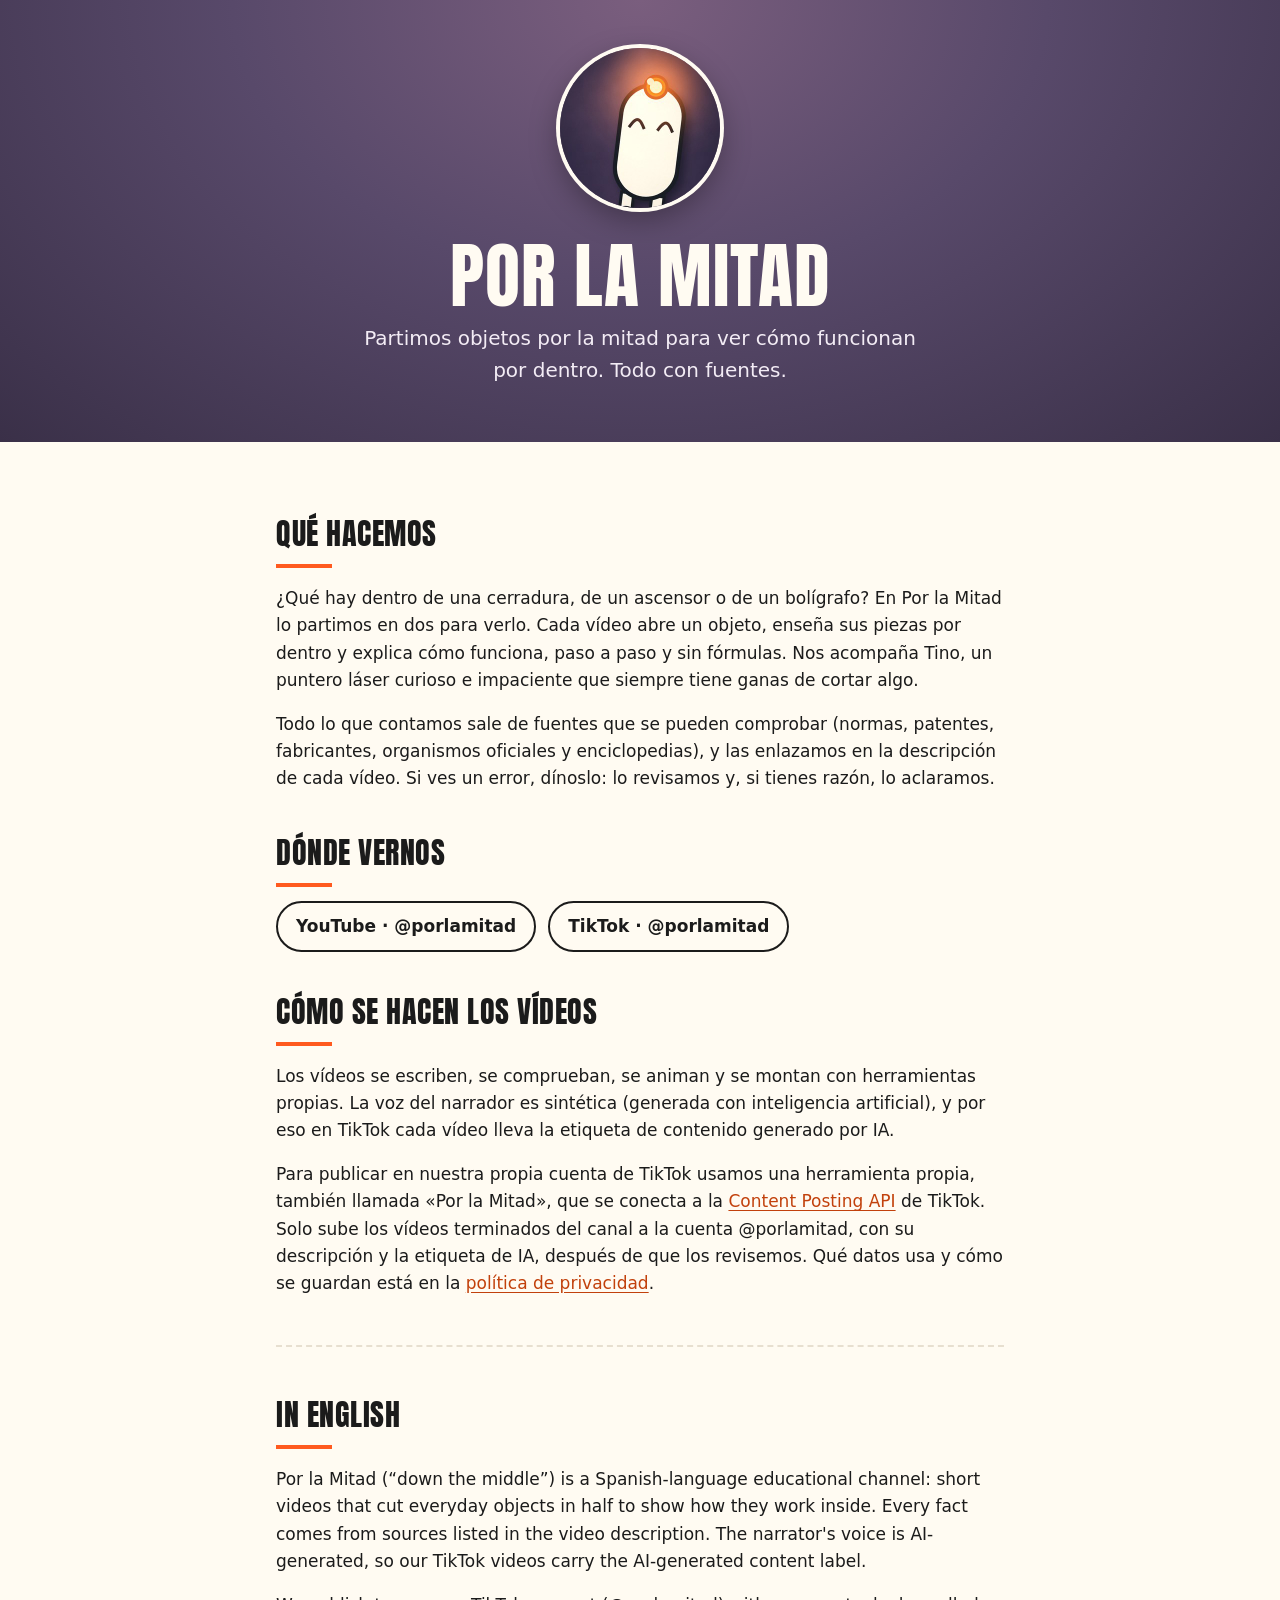
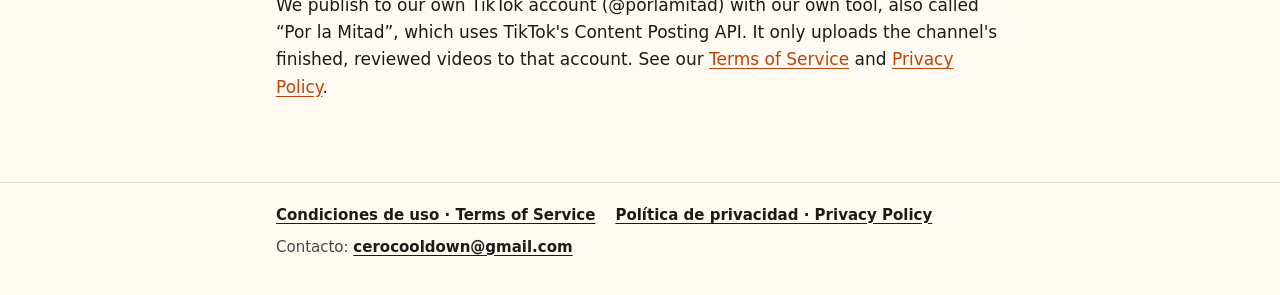
<file: index.html>
<!doctype html>
<html lang="es">
<head>
<meta charset="utf-8">
<meta name="viewport" content="width=device-width, initial-scale=1">
<title>Por la Mitad</title>
<meta name="description" content="Partimos objetos por la mitad para ver cómo funcionan por dentro. Vídeos cortos de divulgación, todo con fuentes.">
<link rel="icon" href="img/favicon.png">
<link rel="stylesheet" href="estilo.css">
</head>
<body>
<header class="portada">
  <img src="img/avatar.jpg" alt="El personaje de Por la Mitad: un puntero láser blanco con el punto encendido">
  <h1>Por la Mitad</h1>
  <p>Partimos objetos por la mitad para ver cómo funcionan por dentro. Todo con fuentes.</p>
</header>

<main>
  <h2>Qué hacemos</h2>
  <p>¿Qué hay dentro de una cerradura, de un ascensor o de un bolígrafo? En Por la Mitad lo partimos en dos para verlo.
  Cada vídeo abre un objeto, enseña sus piezas por dentro y explica cómo funciona, paso a paso y sin fórmulas. Nos acompaña
  Tino, un puntero láser curioso e impaciente que siempre tiene ganas de cortar algo.</p>
  <p>Todo lo que contamos sale de fuentes que se pueden comprobar (normas, patentes, fabricantes, organismos oficiales y
  enciclopedias), y las enlazamos en la descripción de cada vídeo. Si ves un error, dínoslo: lo revisamos y, si tienes razón,
  lo aclaramos.</p>

  <h2>Dónde vernos</h2>
  <div class="redes">
    <a href="https://www.youtube.com/@porlamitad">YouTube · @porlamitad</a>
    <a href="https://www.tiktok.com/@porlamitad">TikTok · @porlamitad</a>
  </div>

  <h2>Cómo se hacen los vídeos</h2>
  <p>Los vídeos se escriben, se comprueban, se animan y se montan con herramientas propias. La voz del narrador es sintética
  (generada con inteligencia artificial), y por eso en TikTok cada vídeo lleva la etiqueta de contenido generado por IA.</p>
  <p>Para publicar en nuestra propia cuenta de TikTok usamos una herramienta propia, también llamada «Por la Mitad», que se
  conecta a la <a href="https://developers.tiktok.com/doc/content-posting-api-get-started">Content Posting API</a> de TikTok.
  Solo sube los vídeos terminados del canal a la cuenta @porlamitad, con su descripción y la etiqueta de IA, después de que
  los revisemos. Qué datos usa y cómo se guardan está en la <a href="privacidad.html">política de privacidad</a>.</p>

  <section class="ingles" lang="en">
    <h2>In English</h2>
    <p>Por la Mitad (“down the middle”) is a Spanish-language educational channel: short videos that cut everyday objects in
    half to show how they work inside. Every fact comes from sources listed in the video description. The narrator's voice is
    AI-generated, so our TikTok videos carry the AI-generated content label.</p>
    <p>We publish to our own TikTok account (@porlamitad) with our own tool, also called “Por la Mitad”, which uses TikTok's
    Content Posting API. It only uploads the channel's finished, reviewed videos to that account. See our
    <a href="condiciones.html#en">Terms of Service</a> and <a href="privacidad.html#en">Privacy Policy</a>.</p>
  </section>
</main>

<footer>
  <div class="dentro">
    <a href="condiciones.html">Condiciones de uso · Terms of Service</a>
    <a href="privacidad.html">Política de privacidad · Privacy Policy</a>
    <span>Contacto: <a href="mailto:cerocooldown@gmail.com">cerocooldown@gmail.com</a></span>
  </div>
</footer>
</body>
</html>
</file>
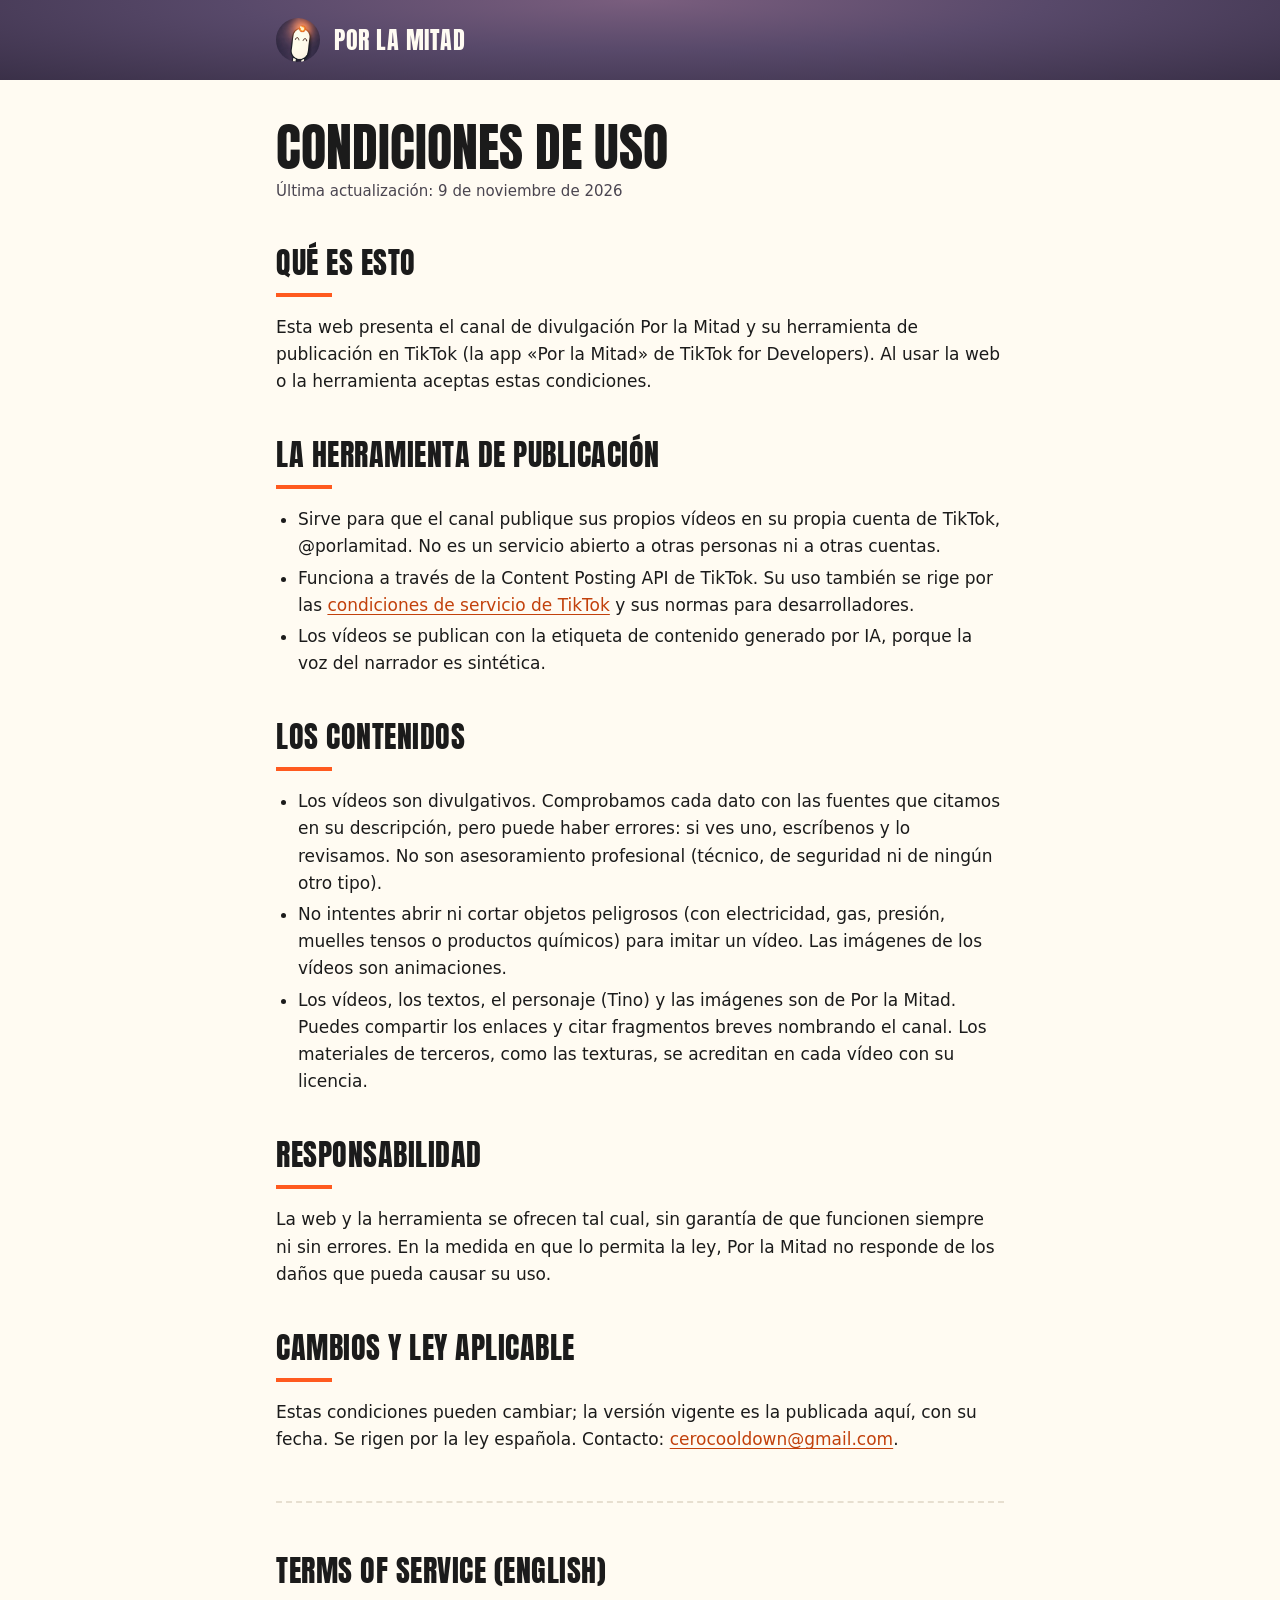
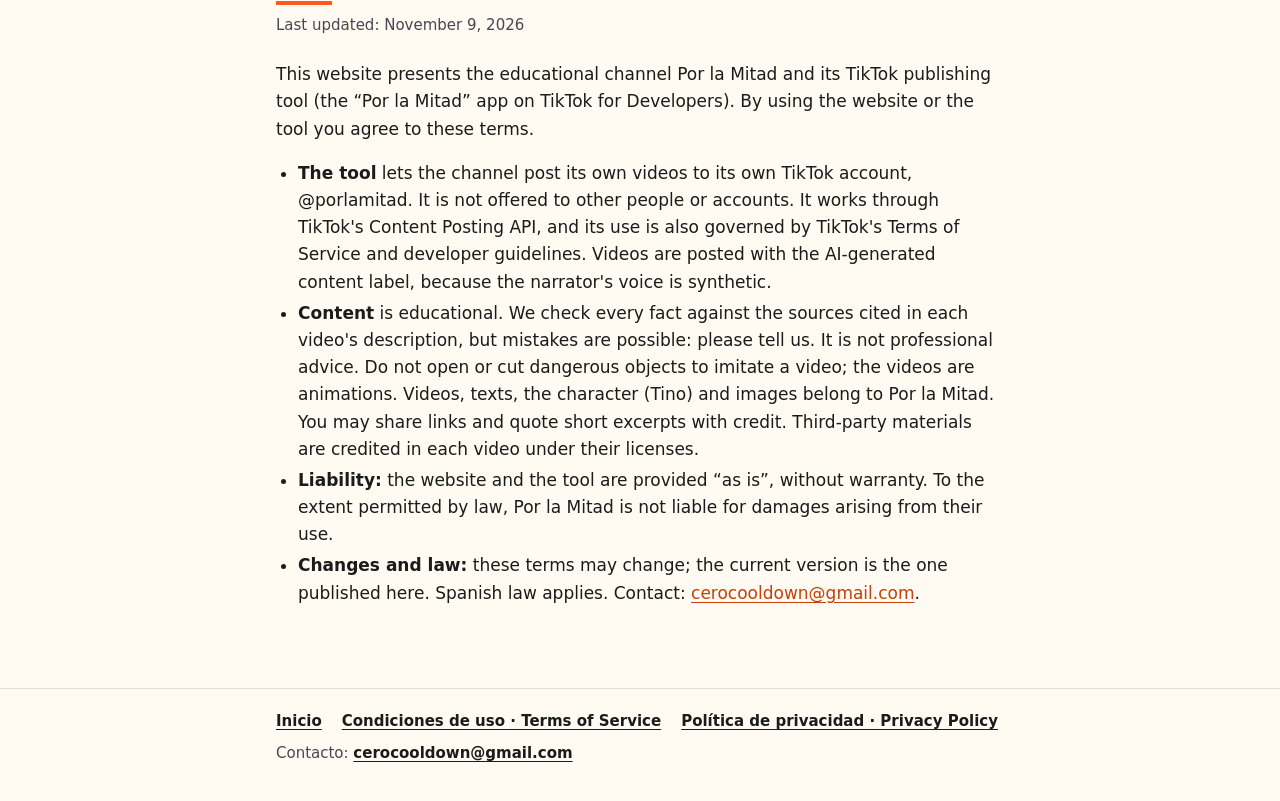
<file: condiciones.html>
<!doctype html>
<html lang="es">
<head>
<meta charset="utf-8">
<meta name="viewport" content="width=device-width, initial-scale=1">
<title>Condiciones de uso · Por la Mitad</title>
<link rel="icon" href="img/favicon.png">
<link rel="stylesheet" href="estilo.css">
</head>
<body>
<header class="cabecera"><div class="dentro"><img src="img/avatar.jpg" alt=""><a href="index.html">Por la Mitad</a></div></header>

<main>
  <h1>Condiciones de uso</h1>
  <p class="fecha">Última actualización: 9 de noviembre de 2026</p>

  <h2>Qué es esto</h2>
  <p>Esta web presenta el canal de divulgación Por la Mitad y su herramienta de publicación en TikTok (la app «Por la Mitad»
  de TikTok for Developers). Al usar la web o la herramienta aceptas estas condiciones.</p>

  <h2>La herramienta de publicación</h2>
  <ul>
    <li>Sirve para que el canal publique sus propios vídeos en su propia cuenta de TikTok, @porlamitad. No es un servicio
    abierto a otras personas ni a otras cuentas.</li>
    <li>Funciona a través de la Content Posting API de TikTok. Su uso también se rige por las
    <a href="https://www.tiktok.com/legal/page/eea/terms-of-service/es">condiciones de servicio de TikTok</a> y sus normas
    para desarrolladores.</li>
    <li>Los vídeos se publican con la etiqueta de contenido generado por IA, porque la voz del narrador es sintética.</li>
  </ul>

  <h2>Los contenidos</h2>
  <ul>
    <li>Los vídeos son divulgativos. Comprobamos cada dato con las fuentes que citamos en su descripción, pero puede haber
    errores: si ves uno, escríbenos y lo revisamos. No son asesoramiento profesional (técnico, de seguridad ni de ningún otro tipo).</li>
    <li>No intentes abrir ni cortar objetos peligrosos (con electricidad, gas, presión, muelles tensos o productos químicos)
    para imitar un vídeo. Las imágenes de los vídeos son animaciones.</li>
    <li>Los vídeos, los textos, el personaje (Tino) y las imágenes son de Por la Mitad. Puedes compartir los enlaces y citar
    fragmentos breves nombrando el canal. Los materiales de terceros, como las texturas, se acreditan en cada vídeo con su licencia.</li>
  </ul>

  <h2>Responsabilidad</h2>
  <p>La web y la herramienta se ofrecen tal cual, sin garantía de que funcionen siempre ni sin errores. En la medida en que
  lo permita la ley, Por la Mitad no responde de los daños que pueda causar su uso.</p>

  <h2>Cambios y ley aplicable</h2>
  <p>Estas condiciones pueden cambiar; la versión vigente es la publicada aquí, con su fecha. Se rigen por la ley española.
  Contacto: <a href="mailto:cerocooldown@gmail.com">cerocooldown@gmail.com</a>.</p>

  <section class="ingles" lang="en" id="en">
    <h2>Terms of Service (English)</h2>
    <p class="fecha">Last updated: November 9, 2026</p>
    <p>This website presents the educational channel Por la Mitad and its TikTok publishing tool (the “Por la Mitad” app on
    TikTok for Developers). By using the website or the tool you agree to these terms.</p>
    <ul>
      <li><strong>The tool</strong> lets the channel post its own videos to its own TikTok account, @porlamitad. It is not
      offered to other people or accounts. It works through TikTok's Content Posting API, and its use is also governed by
      TikTok's Terms of Service and developer guidelines. Videos are posted with the AI-generated content label, because the narrator's voice is synthetic.</li>
      <li><strong>Content</strong> is educational. We check every fact against the sources cited in each video's description,
      but mistakes are possible: please tell us. It is not professional advice. Do not open or cut dangerous objects to imitate a
      video; the videos are animations. Videos, texts, the character (Tino) and images belong to Por la Mitad. You may share links and quote short
      excerpts with credit. Third-party materials are credited in each video under their licenses.</li>
      <li><strong>Liability:</strong> the website and the tool are provided “as is”, without warranty. To the extent permitted by law, Por la Mitad is not
      liable for damages arising from their use.</li>
      <li><strong>Changes and law:</strong> these terms may change; the current version is the one published here. Spanish
      law applies. Contact: <a href="mailto:cerocooldown@gmail.com">cerocooldown@gmail.com</a>.</li>
    </ul>
  </section>
</main>

<footer>
  <div class="dentro">
    <a href="index.html">Inicio</a>
    <a href="condiciones.html">Condiciones de uso · Terms of Service</a>
    <a href="privacidad.html">Política de privacidad · Privacy Policy</a>
    <span>Contacto: <a href="mailto:cerocooldown@gmail.com">cerocooldown@gmail.com</a></span>
  </div>
</footer>
</body>
</html>
</file>
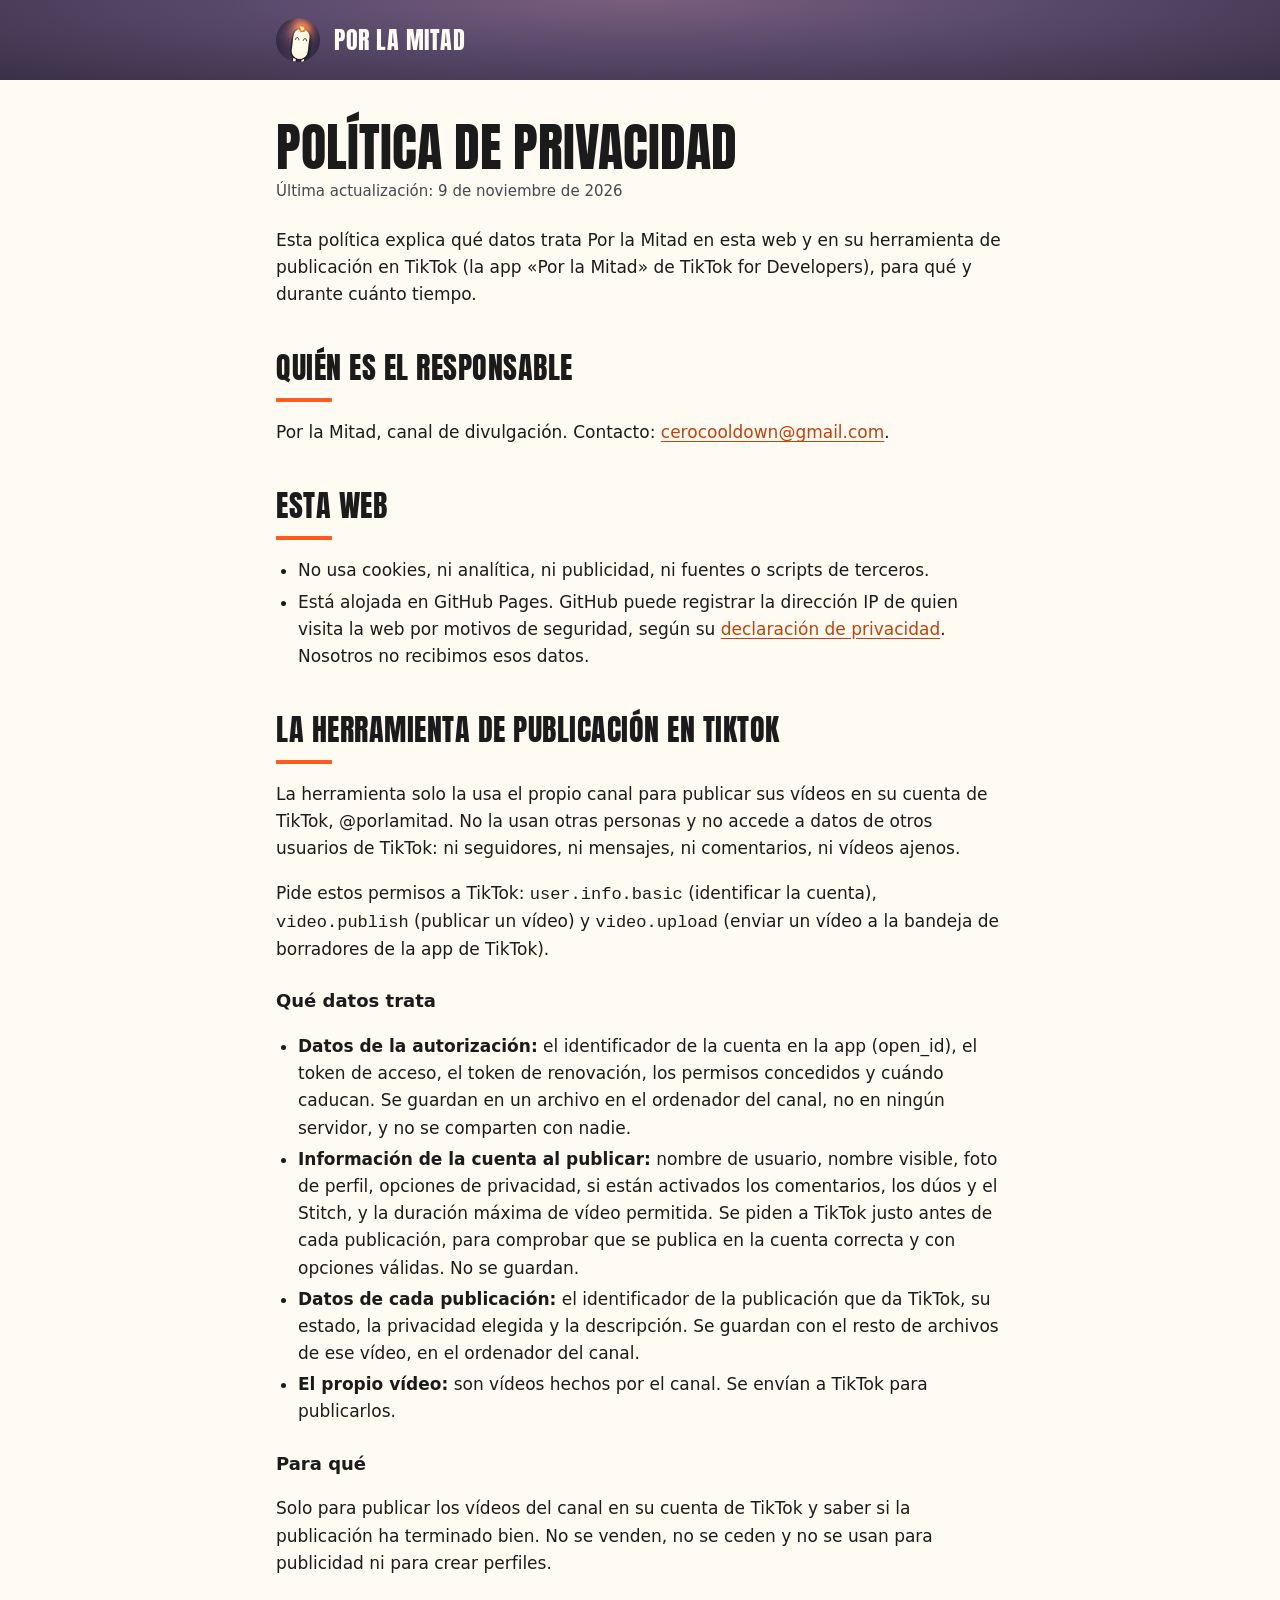
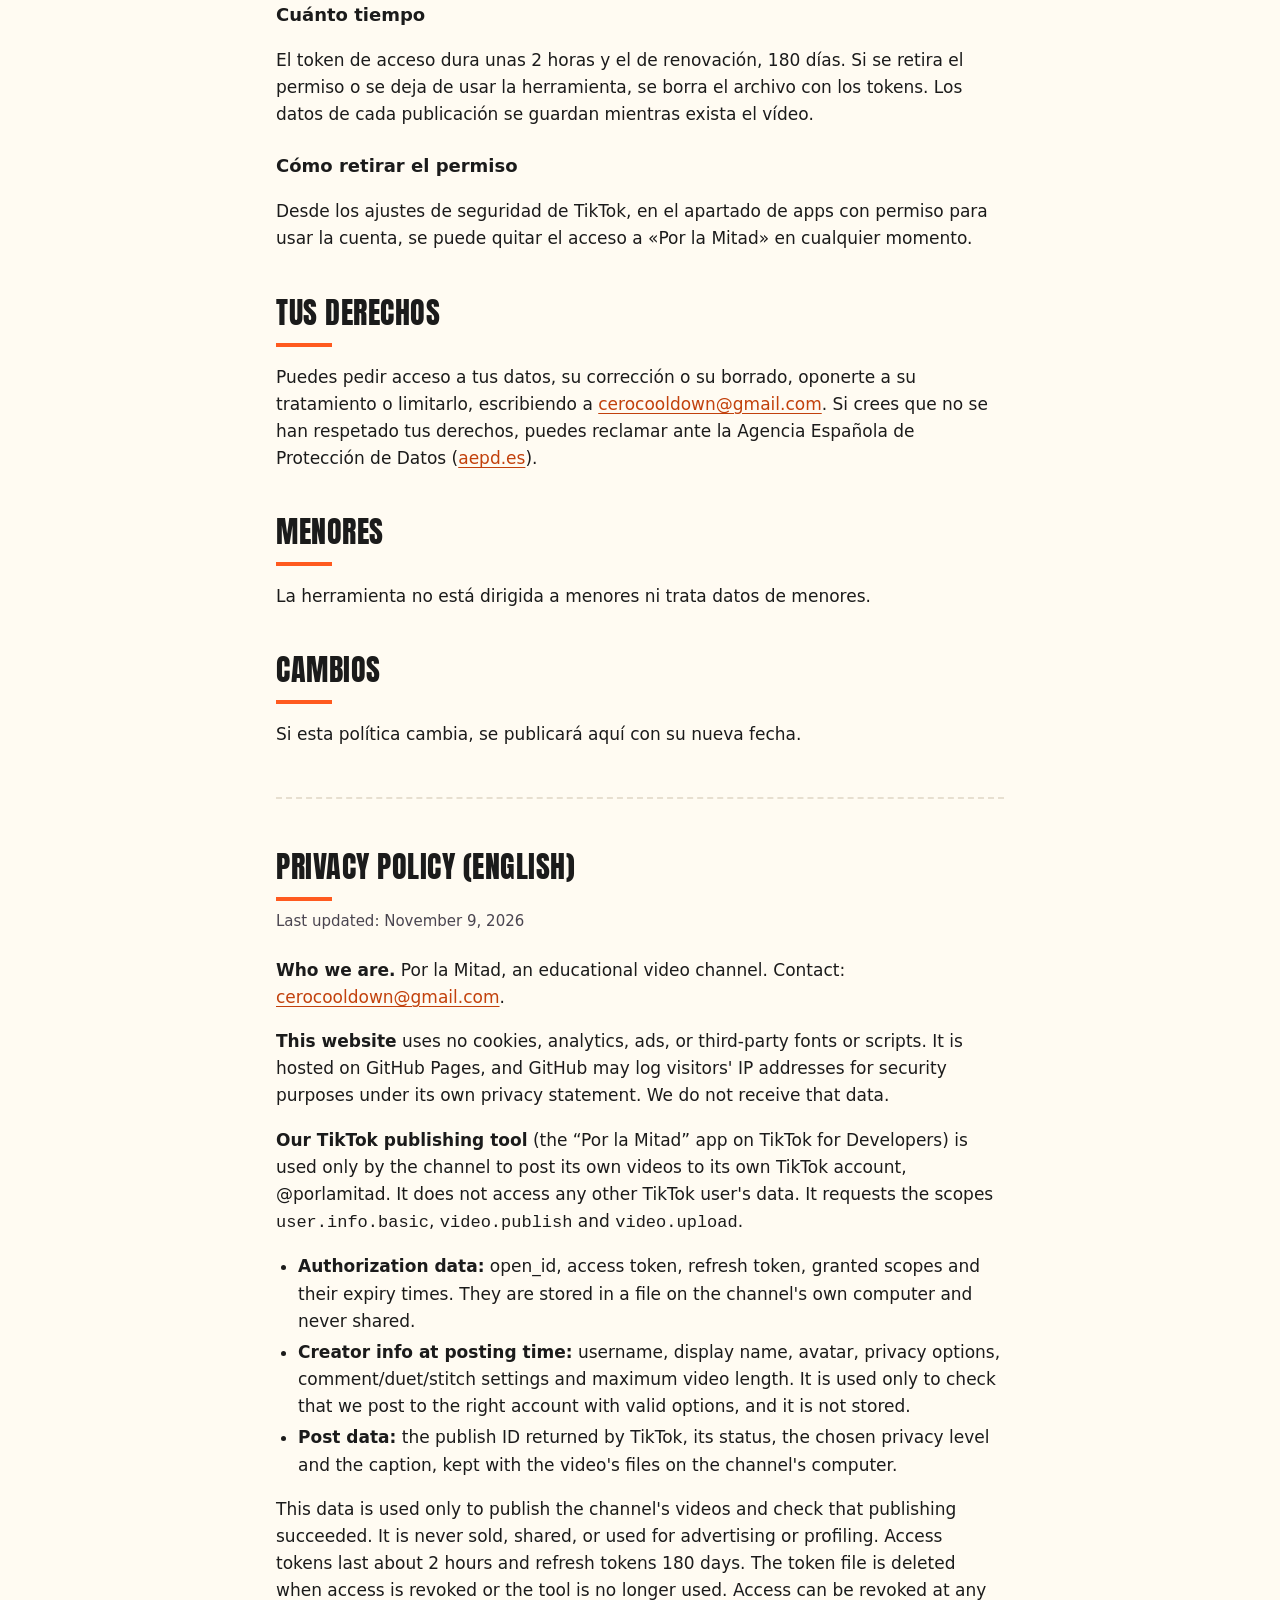
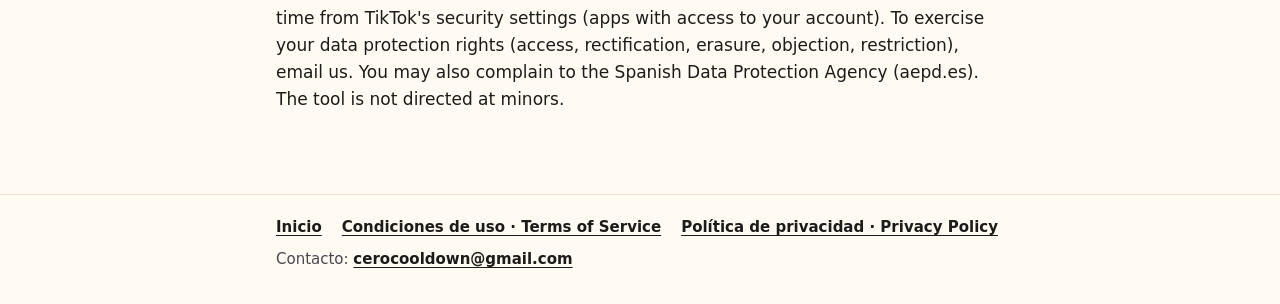
<file: privacidad.html>
<!doctype html>
<html lang="es">
<head>
<meta charset="utf-8">
<meta name="viewport" content="width=device-width, initial-scale=1">
<title>Privacidad · Por la Mitad</title>
<link rel="icon" href="img/favicon.png">
<link rel="stylesheet" href="estilo.css">
</head>
<body>
<header class="cabecera"><div class="dentro"><img src="img/avatar.jpg" alt=""><a href="index.html">Por la Mitad</a></div></header>

<main>
  <h1>Política de privacidad</h1>
  <p class="fecha">Última actualización: 9 de noviembre de 2026</p>

  <p>Esta política explica qué datos trata Por la Mitad en esta web y en su herramienta de publicación en TikTok (la app
  «Por la Mitad» de TikTok for Developers), para qué y durante cuánto tiempo.</p>

  <h2>Quién es el responsable</h2>
  <p>Por la Mitad, canal de divulgación. Contacto: <a href="mailto:cerocooldown@gmail.com">cerocooldown@gmail.com</a>.</p>

  <h2>Esta web</h2>
  <ul>
    <li>No usa cookies, ni analítica, ni publicidad, ni fuentes o scripts de terceros.</li>
    <li>Está alojada en GitHub Pages. GitHub puede registrar la dirección IP de quien visita la web por motivos de seguridad,
    según su <a href="https://docs.github.com/en/site-policy/privacy-policies/github-general-privacy-statement">declaración de privacidad</a>.
    Nosotros no recibimos esos datos.</li>
  </ul>

  <h2>La herramienta de publicación en TikTok</h2>
  <p>La herramienta solo la usa el propio canal para publicar sus vídeos en su cuenta de TikTok, @porlamitad. No la usan
  otras personas y no accede a datos de otros usuarios de TikTok: ni seguidores, ni mensajes, ni comentarios, ni vídeos ajenos.</p>
  <p>Pide estos permisos a TikTok: <code>user.info.basic</code> (identificar la cuenta), <code>video.publish</code> (publicar
  un vídeo) y <code>video.upload</code> (enviar un vídeo a la bandeja de borradores de la app de TikTok).</p>
  <h3>Qué datos trata</h3>
  <ul>
    <li><strong>Datos de la autorización:</strong> el identificador de la cuenta en la app (open_id), el token de acceso, el
    token de renovación, los permisos concedidos y cuándo caducan. Se guardan en un archivo en el ordenador del canal, no en
    ningún servidor, y no se comparten con nadie.</li>
    <li><strong>Información de la cuenta al publicar:</strong> nombre de usuario, nombre visible, foto de perfil, opciones de
    privacidad, si están activados los comentarios, los dúos y el Stitch, y la duración máxima de vídeo permitida. Se piden a
    TikTok justo antes de cada publicación, para comprobar que se publica en la cuenta correcta y con opciones válidas.
    No se guardan.</li>
    <li><strong>Datos de cada publicación:</strong> el identificador de la publicación que da TikTok, su estado, la privacidad
    elegida y la descripción. Se guardan con el resto de archivos de ese vídeo, en el ordenador del canal.</li>
    <li><strong>El propio vídeo:</strong> son vídeos hechos por el canal. Se envían a TikTok para publicarlos.</li>
  </ul>
  <h3>Para qué</h3>
  <p>Solo para publicar los vídeos del canal en su cuenta de TikTok y saber si la publicación ha terminado bien. No se
  venden, no se ceden y no se usan para publicidad ni para crear perfiles.</p>
  <h3>Cuánto tiempo</h3>
  <p>El token de acceso dura unas 2 horas y el de renovación, 180 días. Si se retira el permiso o se deja de usar la
  herramienta, se borra el archivo con los tokens. Los datos de cada publicación se guardan mientras exista el vídeo.</p>
  <h3>Cómo retirar el permiso</h3>
  <p>Desde los ajustes de seguridad de TikTok, en el apartado de apps con permiso para usar la cuenta, se puede quitar el
  acceso a «Por la Mitad» en cualquier momento.</p>

  <h2>Tus derechos</h2>
  <p>Puedes pedir acceso a tus datos, su corrección o su borrado, oponerte a su tratamiento o limitarlo, escribiendo a
  <a href="mailto:cerocooldown@gmail.com">cerocooldown@gmail.com</a>. Si crees que no se han respetado tus derechos, puedes reclamar ante la Agencia
  Española de Protección de Datos (<a href="https://www.aepd.es">aepd.es</a>).</p>

  <h2>Menores</h2>
  <p>La herramienta no está dirigida a menores ni trata datos de menores.</p>

  <h2>Cambios</h2>
  <p>Si esta política cambia, se publicará aquí con su nueva fecha.</p>

  <section class="ingles" lang="en" id="en">
    <h2>Privacy Policy (English)</h2>
    <p class="fecha">Last updated: November 9, 2026</p>
    <p><strong>Who we are.</strong> Por la Mitad, an educational video channel. Contact: <a href="mailto:cerocooldown@gmail.com">cerocooldown@gmail.com</a>.</p>
    <p><strong>This website</strong> uses no cookies, analytics, ads, or third-party fonts or scripts. It is hosted on GitHub
    Pages, and GitHub may log visitors' IP addresses for security purposes under its own privacy statement. We do not receive that data.</p>
    <p><strong>Our TikTok publishing tool</strong> (the “Por la Mitad” app on TikTok for Developers) is used only by the
    channel to post its own videos to its own TikTok account, @porlamitad. It does not access any other TikTok user's data.
    It requests the scopes <code>user.info.basic</code>, <code>video.publish</code> and <code>video.upload</code>.</p>
    <ul>
      <li><strong>Authorization data:</strong> open_id, access token, refresh token, granted scopes and their expiry times.
      They are stored in a file on the channel's own computer and never shared.</li>
      <li><strong>Creator info at posting time:</strong> username, display name, avatar, privacy options, comment/duet/stitch
      settings and maximum video length. It is used only to check that we post to the right account with valid options, and it is not stored.</li>
      <li><strong>Post data:</strong> the publish ID returned by TikTok, its status, the chosen privacy level and the caption,
      kept with the video's files on the channel's computer.</li>
    </ul>
    <p>This data is used only to publish the channel's videos and check that publishing succeeded. It is never sold, shared, or used for
    advertising or profiling. Access tokens last about 2 hours and refresh tokens 180 days. The token file is deleted when
    access is revoked or the tool is no longer used. Access can be revoked at any time from TikTok's security settings (apps with access to your account).
    To exercise your data protection rights (access, rectification, erasure, objection, restriction), email us. You may also
    complain to the Spanish Data Protection Agency (aepd.es). The tool is not directed at minors.</p>
  </section>
</main>

<footer>
  <div class="dentro">
    <a href="index.html">Inicio</a>
    <a href="condiciones.html">Condiciones de uso · Terms of Service</a>
    <a href="privacidad.html">Política de privacidad · Privacy Policy</a>
    <span>Contacto: <a href="mailto:cerocooldown@gmail.com">cerocooldown@gmail.com</a></span>
  </div>
</footer>
</body>
</html>
</file>
<file: estilo.css>
@font-face { font-family: 'Anton'; src: url('fuentes/Anton-Regular.ttf') format('truetype'); font-display: swap; }

:root {
  --papel: #FFFBF2; --tinta: #1B1B1B; --tinta-suave: #4A4550; --ciruela: #58496A; --ciruela-oscuro: #3A3048;
  --naranja: #FF5A1F; --naranja-oscuro: #C2410C; --linea: #E7DFD0;
}
* { box-sizing: border-box; }
html { -webkit-text-size-adjust: 100%; }
body { margin: 0; background: var(--papel); color: var(--tinta); font: 17px/1.6 system-ui, -apple-system, 'Segoe UI', Roboto, Arial, sans-serif; }
a { color: var(--naranja-oscuro); text-underline-offset: 3px; }
a:hover { color: var(--naranja); }

.cabecera { background: radial-gradient(ellipse at 50% 0%, #7A5E7E 0%, var(--ciruela) 45%, var(--ciruela-oscuro) 100%); color: var(--papel); }
.cabecera .dentro { max-width: 760px; margin: 0 auto; padding: 18px 16px; display: flex; align-items: center; gap: 14px; }
.cabecera img { width: 44px; height: 44px; border-radius: 50%; }
.cabecera a { color: var(--papel); text-decoration: none; font-family: 'Anton', Impact, sans-serif; font-size: 24px; letter-spacing: .5px; text-transform: uppercase; }

.portada { background: radial-gradient(ellipse at 50% 0%, #7A5E7E 0%, var(--ciruela) 45%, var(--ciruela-oscuro) 100%); color: var(--papel); text-align: center; padding: 48px 16px 56px; }
.portada img { width: 160px; height: 160px; border-radius: 50%; box-shadow: 0 0 0 4px var(--papel), 0 10px 30px rgba(0,0,0,.35); }
.portada h1 { font-family: 'Anton', Impact, sans-serif; font-weight: 400; font-size: clamp(44px, 9vw, 72px); line-height: 1; margin: 24px 0 10px; text-transform: uppercase; letter-spacing: 1px; }
.portada p { font-size: 20px; max-width: 560px; margin: 0 auto; color: #F3ECF5; }

main { max-width: 760px; margin: 0 auto; padding: 32px 16px 24px; }
h2 { font-family: 'Anton', Impact, sans-serif; font-weight: 400; font-size: 30px; text-transform: uppercase; letter-spacing: .5px; margin: 36px 0 8px; }
h2::after { content: ''; display: block; width: 56px; height: 4px; background: var(--naranja); margin-top: 6px; }
h3 { font-size: 18px; margin: 24px 0 4px; }
main > h1 { font-family: 'Anton', Impact, sans-serif; font-weight: 400; font-size: clamp(36px, 7vw, 52px); text-transform: uppercase; line-height: 1.05; margin: 8px 0 4px; }
.fecha { color: var(--tinta-suave); font-size: 15px; margin: 0 0 24px; }
ul { padding-left: 22px; }
li { margin: 4px 0; }

.redes { display: flex; gap: 12px; flex-wrap: wrap; margin: 14px 0; }
.redes a { display: inline-block; padding: 10px 18px; border: 2px solid var(--tinta); border-radius: 999px; color: var(--tinta); text-decoration: none; font-weight: 600; }
.redes a:hover { background: var(--tinta); color: var(--papel); }

.nota { background: #fff; border: 1px solid var(--linea); border-left: 4px solid var(--naranja); padding: 12px 16px; border-radius: 6px; }
.ingles { margin-top: 48px; padding-top: 8px; border-top: 2px dashed var(--linea); }

footer { border-top: 1px solid var(--linea); margin-top: 40px; }
footer .dentro { max-width: 760px; margin: 0 auto; padding: 20px 16px 36px; display: flex; flex-wrap: wrap; gap: 8px 20px; font-size: 15px; color: var(--tinta-suave); }
footer a { color: var(--tinta); font-weight: 600; }
</file>
